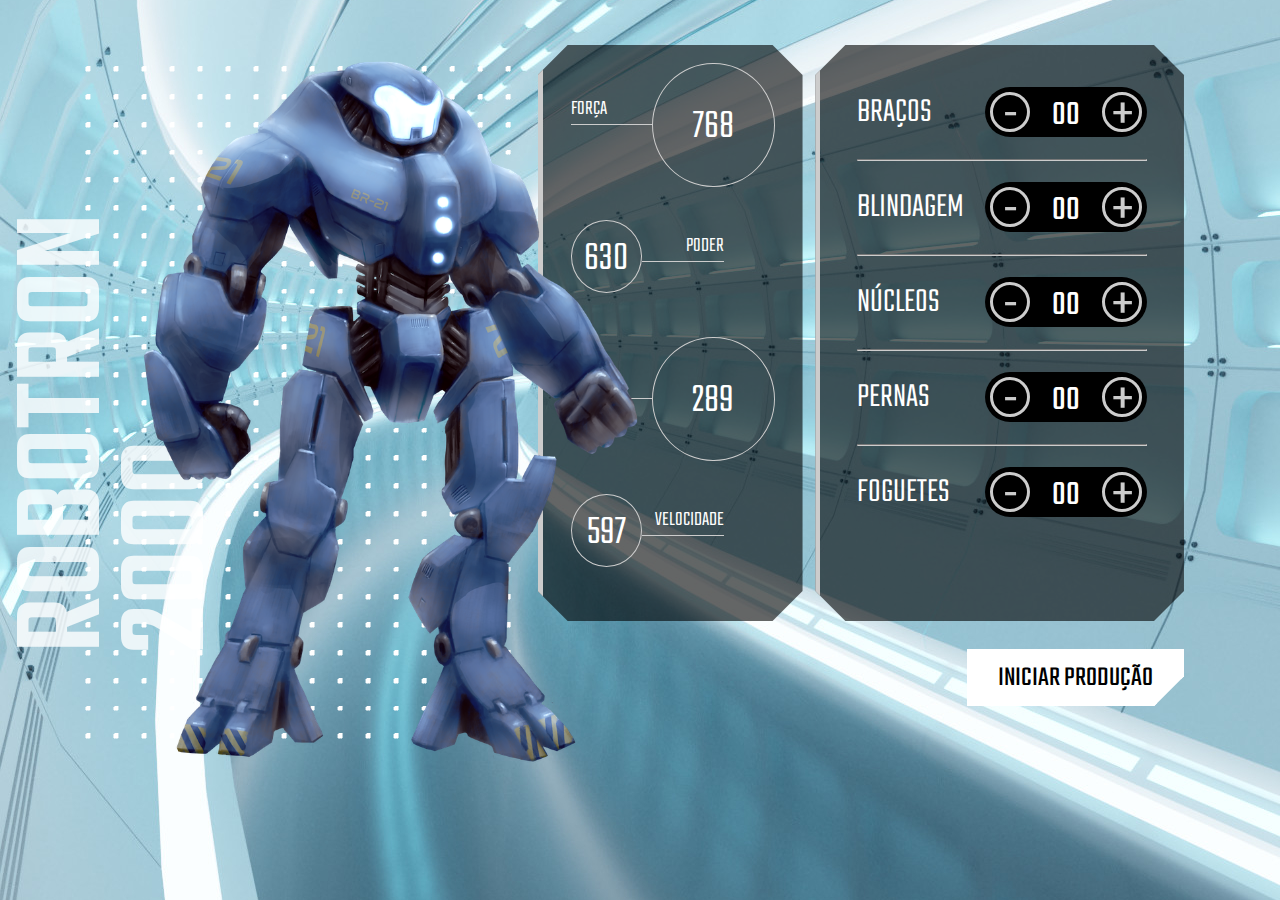
<file: index.html>
<!DOCTYPE html>
<html lang="en">

	<head>
		<meta charset="UTF-8">
		<meta http-equiv="X-UA-Compatible" content="IE=edge">
		<meta name="viewport" content="width=device-width, initial-scale=1.0">
		<link rel="shortcut icon" type="image/jpg" href="img/favicon.ico" />
		<title>Robotron 2000</title>

		<link rel="stylesheet" href="css/style.css">
		<link rel="preconnect" href="https://fonts.googleapis.com">
		<link rel="preconnect" href="https://fonts.gstatic.com" crossorigin>
		<link href="https://fonts.googleapis.com/css2?family=Teko:wght@300;500&display=swap" rel="stylesheet">

		
	</head>

	<body>
		<main>
			<section class="robotron">
				<img class="robo" src="img/robotron.png" alt="Robotron" id="robotron">
				<figcaption class="titulo">ROBOTRON <br>2000</figcaption>
			</section>

			<section class="box estatisticas">
				<div class="estatistica">
					<p class="estatistica-titulo">Força</p>
					<div class="estatistica-valor">
						<p class="estatistica-numero" data-estatistica="forca">768</p>
					</div>
				</div>
				<div class="estatistica">
					<p class="estatistica-titulo">Poder</p>
					<div class="estatistica-valor">
						<p class="estatistica-numero" data-estatistica="poder">630</p>
					</div>
				</div>
				<div class="estatistica">
					<p class="estatistica-titulo">Energia</p>
					<div class="estatistica-valor">
						<p class="estatistica-numero" data-estatistica="energia">289</p>
					</div>
				</div>
				<div class="estatistica">
					<p class="estatistica-titulo">Velocidade</p>
					<div class="estatistica-valor">
						<p class="estatistica-numero" data-estatistica="velocidade">597</p>
					</div>
				</div>
			</section>

			<section class="equipamentos">
				<form action="" class="montador">
					<div class="box montador-conteudo">
						<div class="peca">
							<label for="" class="peca-titulo">Braços</label>
							<div class="controle">
								<buttom class="controle-ajuste" data-controle="-" data-peca="bracos">-</buttom>
								<input type="text" class="controle-contador" data-contador data-contador value="00" id="bracos">
								<buttom class="controle-ajuste" data-controle="+" data-peca="bracos">+</buttom>
							</div>
						</div>
						<hr class="linha">
						<div class="peca">
							<label for="" class="peca-titulo">Blindagem</label>
							<div class="controle">
								<buttom class="controle-ajuste" data-controle="-" data-peca="blindagem">-</buttom>
								<input type="text" class="controle-contador" data-contador value="00">
								<buttom class="controle-ajuste" data-controle="+" data-peca="blindagem">+</buttom>
							</div>
						</div>
						<hr class="linha">
						<div class="peca">
							<label for="" class="peca-titulo">Núcleos</label>
							<div class="controle">
								<buttom class="controle-ajuste" data-controle="-" data-peca="nucleos">-</buttom>
								<input type="text" class="controle-contador" data-contador value="00">
								<buttom class="controle-ajuste" data-controle="+" data-peca="nucleos">+</buttom>
							</div>
						</div>
						<hr class="linha">
						<div class="peca">
							<label for="" class="peca-titulo">Pernas</label>
							<div class="controle">
								<buttom class="controle-ajuste" data-controle="-" data-peca="pernas">-</buttom>
								<input type="text" class="controle-contador" data-contador value="00">
								<buttom class="controle-ajuste" data-controle="+" data-peca="pernas">+</buttom>
							</div>
						</div>
						<hr class="linha">
						<div class="peca">
							<label for="" class="peca-titulo">Foguetes</label>
							<div class="controle">
								<buttom class="controle-ajuste" data-controle="-" data-peca="foguetes">-</buttom>
								<input type="text" class="controle-contador" data-contador value="00">
								<buttom class="controle-ajuste" data-controle="+" data-peca="foguetes">+</buttom>
							</div>
						</div>
					</div>
					<input type="submit" value="Iniciar produção" class="producao" id="producao">
				</form>
			</section>
		</main>

		<script src="./js/main.js"></script>
	</body>

</html>
</file>
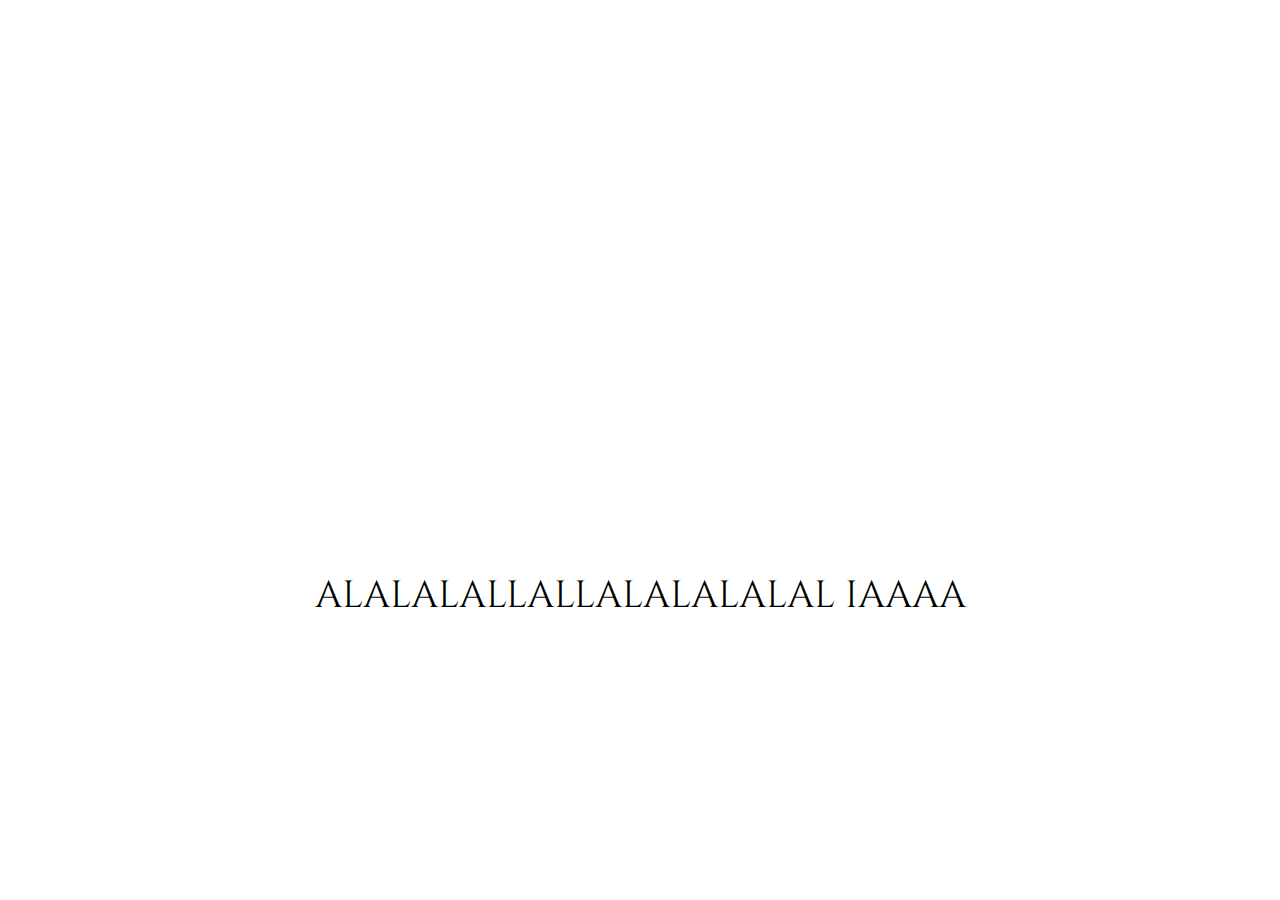
<file: testes.html>
<!DOCTYPE html>
<html lang="en">

	<head>
		<meta charset="UTF-8">
		<title>Manipulando o DOM - Aula 1</title>
		<link rel="stylesheet" href="./testes.css">
	</head>

	<body>

		<link rel="preconnect" href="https://fonts.googleapis.com">
		<link rel="preconnect" href="https://fonts.gstatic.com" crossorigin>
		<link href="https://fonts.googleapis.com/css2?family=Cinzel:wght@600&display=swap" rel="stylesheet">


		<section class="container">
			<div class="trono"></div>
			<p id="texto">O inverno está chegando</p>
		</section>

		<script>
			document.querySelector('#texto').innerText = "ALALALALLALLALALALALAL IAAAA"
		</script>

	</body>

</html>
</file>
<file: css/style.css>
:root {
    --main-cinza: #CCCCCC;
    --main-branco: #FFFFFF;
    --main-preto: #000000;
}

* {
    box-sizing: border-box;
}

body {
    background: url(../img/fundo.jpg);
    background-position: center center;
    background-size: cover cover;
    padding: 0;
    margin: 0;
    font-weight: 300;
}

body, input {
    font-family: 'Teko', sans-serif;
}

main {
    width: 80vw;
    height: 80vh;
    margin: 10vh 8vw 10vh 12vw;
    display: flex;
    gap: 1vw;
}

.robotron {
    background: url(../img/estrutura.png) no-repeat;
    background-position: center center;
    margin: 0;
    flex-basis: 40%;
    position: relative;
}

.robo {
    height: 110%;
    z-index: 1;
    position: absolute;
    left: -20%;
    top: -5%;
}

.titulo {
    transform: rotate(180deg);
    font-weight: 500;
    font-size: 130px;
    position: absolute;
    bottom: 7rem;
    left: -3rem;
    line-height: 0.8;
    writing-mode: vertical-rl;
    text-orientation: mixed;
    color: rgba(255,255,255,0.8)
}

.box {
    background: rgba(0,0,0,0.6);
    clip-path: polygon(calc(100% - 30px) 0, 100% 30px, 100% calc(100% - 30px), calc(100% - 30px) 100%, 30px 100%, 0 calc(100% - 30px), 0 30px, 30px 0);
    border-left: 5px solid var(--main-cinza);
    height: 80%;
}

/****************************** Equipamentos *****/

.equipamentos {
    flex-basis: 32%;
}

.montador {
    height: 100%;;
}

.montador-conteudo {
    padding: 2em 10%;
}

.peca {
    padding: 1em 0;
}

.peca-titulo {
    color: var(--main-branco);
    text-transform: uppercase;
    font-size: 2.5em;
}

.controle {
    background: var(--main-preto);
    border-radius: 25px;
    float: right;
    display: inline-flex;
    padding: 5px;
    align-items: center;
    align-self: flex-end;
}

.controle-contador {
    width: 40px;
    height: 35px;
    background: none;
    border: 0;
    margin: 0 1rem;
    color: var(--main-branco);
    text-align: center;
    font-size: 2.5em;
    display: inline-flex;
    align-items: center;
    padding-top: 8px;
}

.controle-ajuste {
    display: inline-block;
    width: 40px;
    height: 40px;
    line-height: 44px;
    border-radius: 50%;
    color: var(--main-cinza);
    font-size: 4em;
    background: var(--main-preto);
    text-align: center;
    border: 3px solid var(--main-cinza);
    cursor: pointer;
}

.linha {
    border-color: var(--main-cinza);
}

.producao {
    margin-top: 1em;
    font-size: 2em;
    text-transform: uppercase;
    padding: 0.2em 1em;
    float: right;
    border: 3px solid var(--main-branco);
    background: var(--main-branco);
    clip-path: polygon(100% 0, 100% calc(100% - 30px), calc(100% - 30px) 100%, 0 100%, 0 0);
    cursor: pointer;
}

.producao:hover {
    background: var(--main-preto);
    color: var(--main-branco)
}



/****************************** Estatísticas *****/
.estatisticas {
    flex-basis: 23%;
    padding: 2em 2em 0;
}

.estatistica {
    color: var(--main-branco);
    display: flex;
    align-items: flex-start;
    height: 25%;
}

.estatistica-titulo {
    font-size: 1.5em;
    border-bottom: 1px solid var(--main-cinza);
    flex-basis: 40%;
    text-transform: uppercase;
    order: 1
}

.estatistica-valor {
    flex-basis: 60%;
    position: relative;
    margin: 10px 0 0;
    order: 2;
    margin: -10px 0 0;
}

.estatistica-valor::after {
    content: "";
    display: block;
    padding-bottom: 100%;
    border: 1px solid var(--main-cinza);
    border-radius: 50%;
}

.estatistica-numero {
    position: absolute;
    top: 50%;
    transform: translateY(-46%);
    width: 100%;
    line-height: 100%;
    text-align: center;
    font-size: 3em;
    margin: 0;
}

.estatistica:nth-child(2n) .estatistica-titulo {
    order: 2;
    text-align: right;
}

.estatistica:nth-child(2n) .estatistica-valor {
    order: 1;
    flex-basis: 35%;
    margin: 10px 0 0;
}

@media screen and (max-width: 1600px) {
    body { 
        font-size: 14px;
    }
    main {
        width: 90vw;
        height: 80vh;
        margin: 5vh auto;
    }
}

@media screen and (max-width: 1200px) {
    body { 
        font-size: 13px;
    }

    main {
        width: 96vw;
        height: 80vh;
        margin: 10vh auto;
    }
}
</file>
<file: testes.css>
* {
    margin: 0;
    padding: 0;
  }
  
  body {
    background: var(--cor-fundo);
    color: var(--cor-fonte);
    font-family: 'Cinzel', serif;
    font-size: 38px;
    user-select: none;
    transition: 2s;
  }
  
  .container {
    height: 90vh;
    width: 100%;
    display: flex;
    flex-direction: column;
    justify-content: center;
    align-items: center;
  }
  
  .trono {
    background-image: url("https://caelum-online-public.s3.amazonaws.com/1369-alura-mais-dark-mode/trono-preto.png");
    background-size: cover;
    width: 450px;
    height: 350px;
    margin-bottom: 30px;
    position: relative;
    top: 10%;
    right: 5%;
  }
</file>
